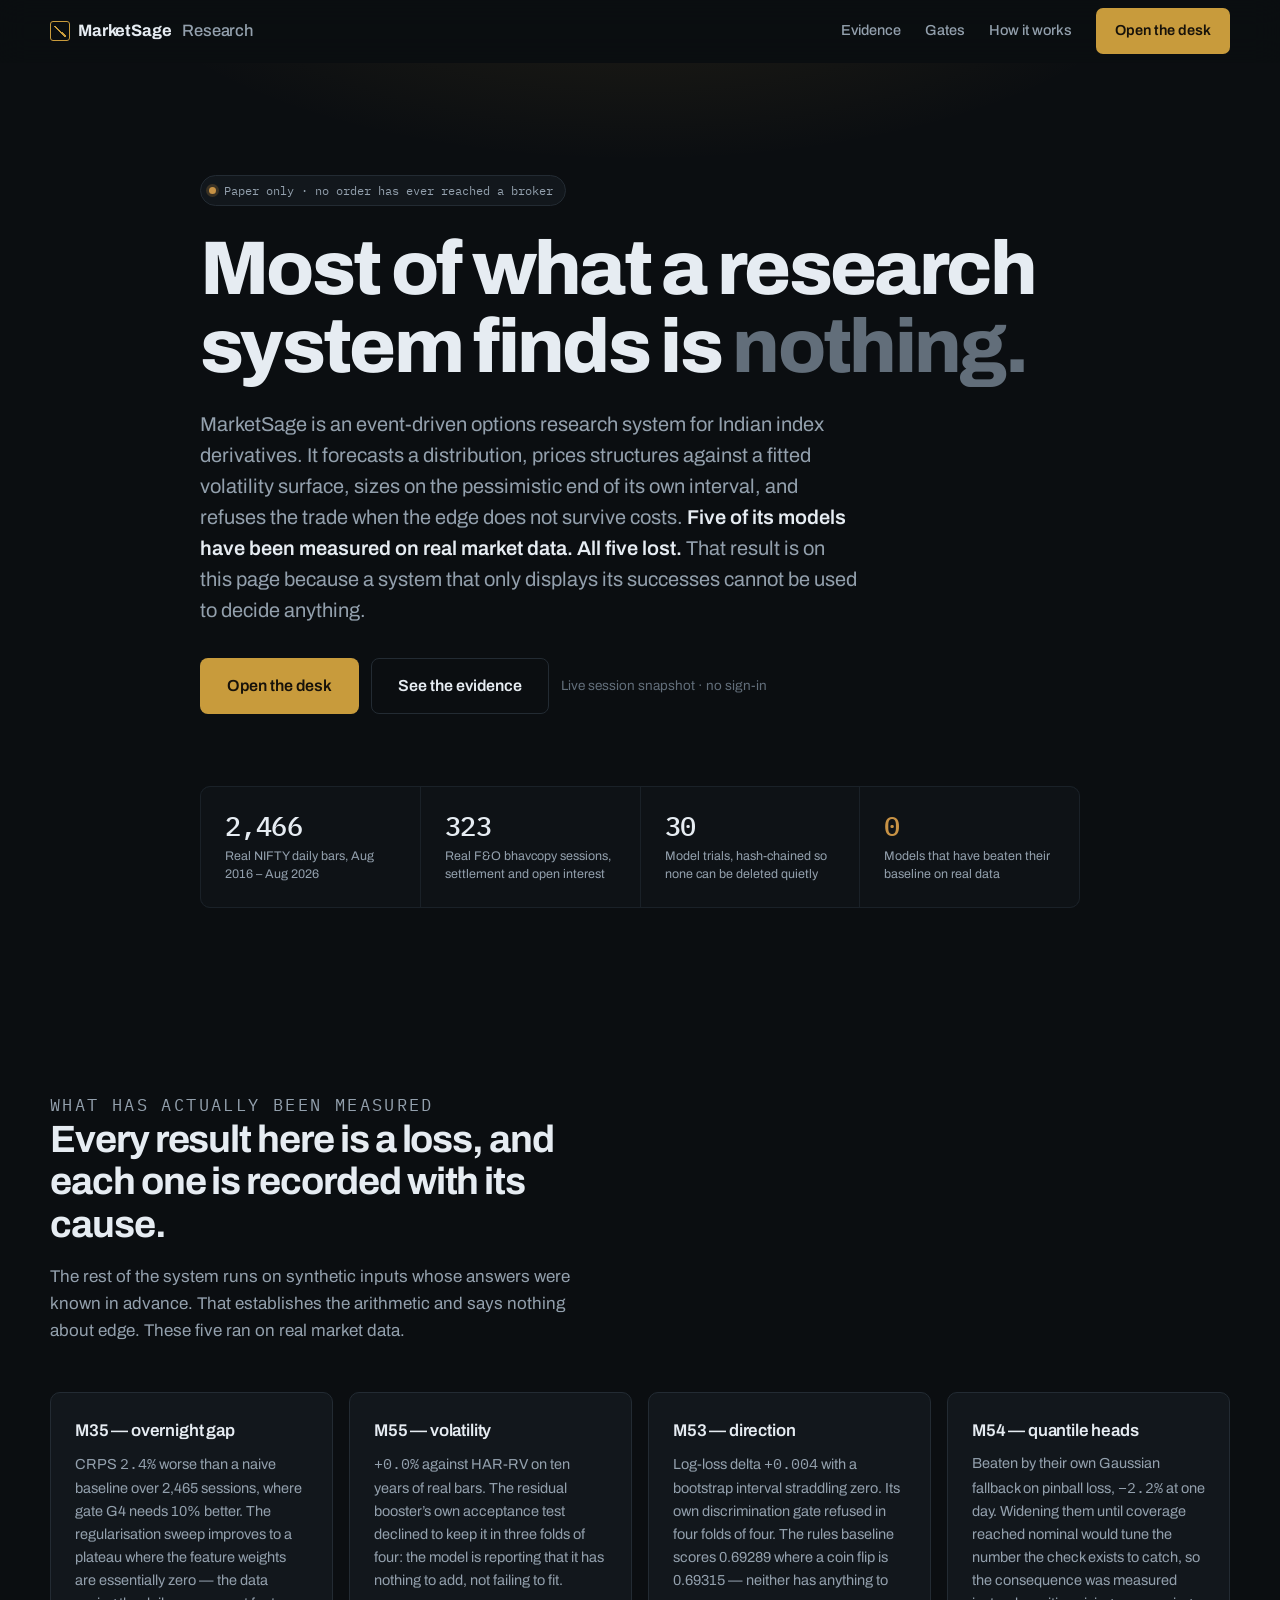
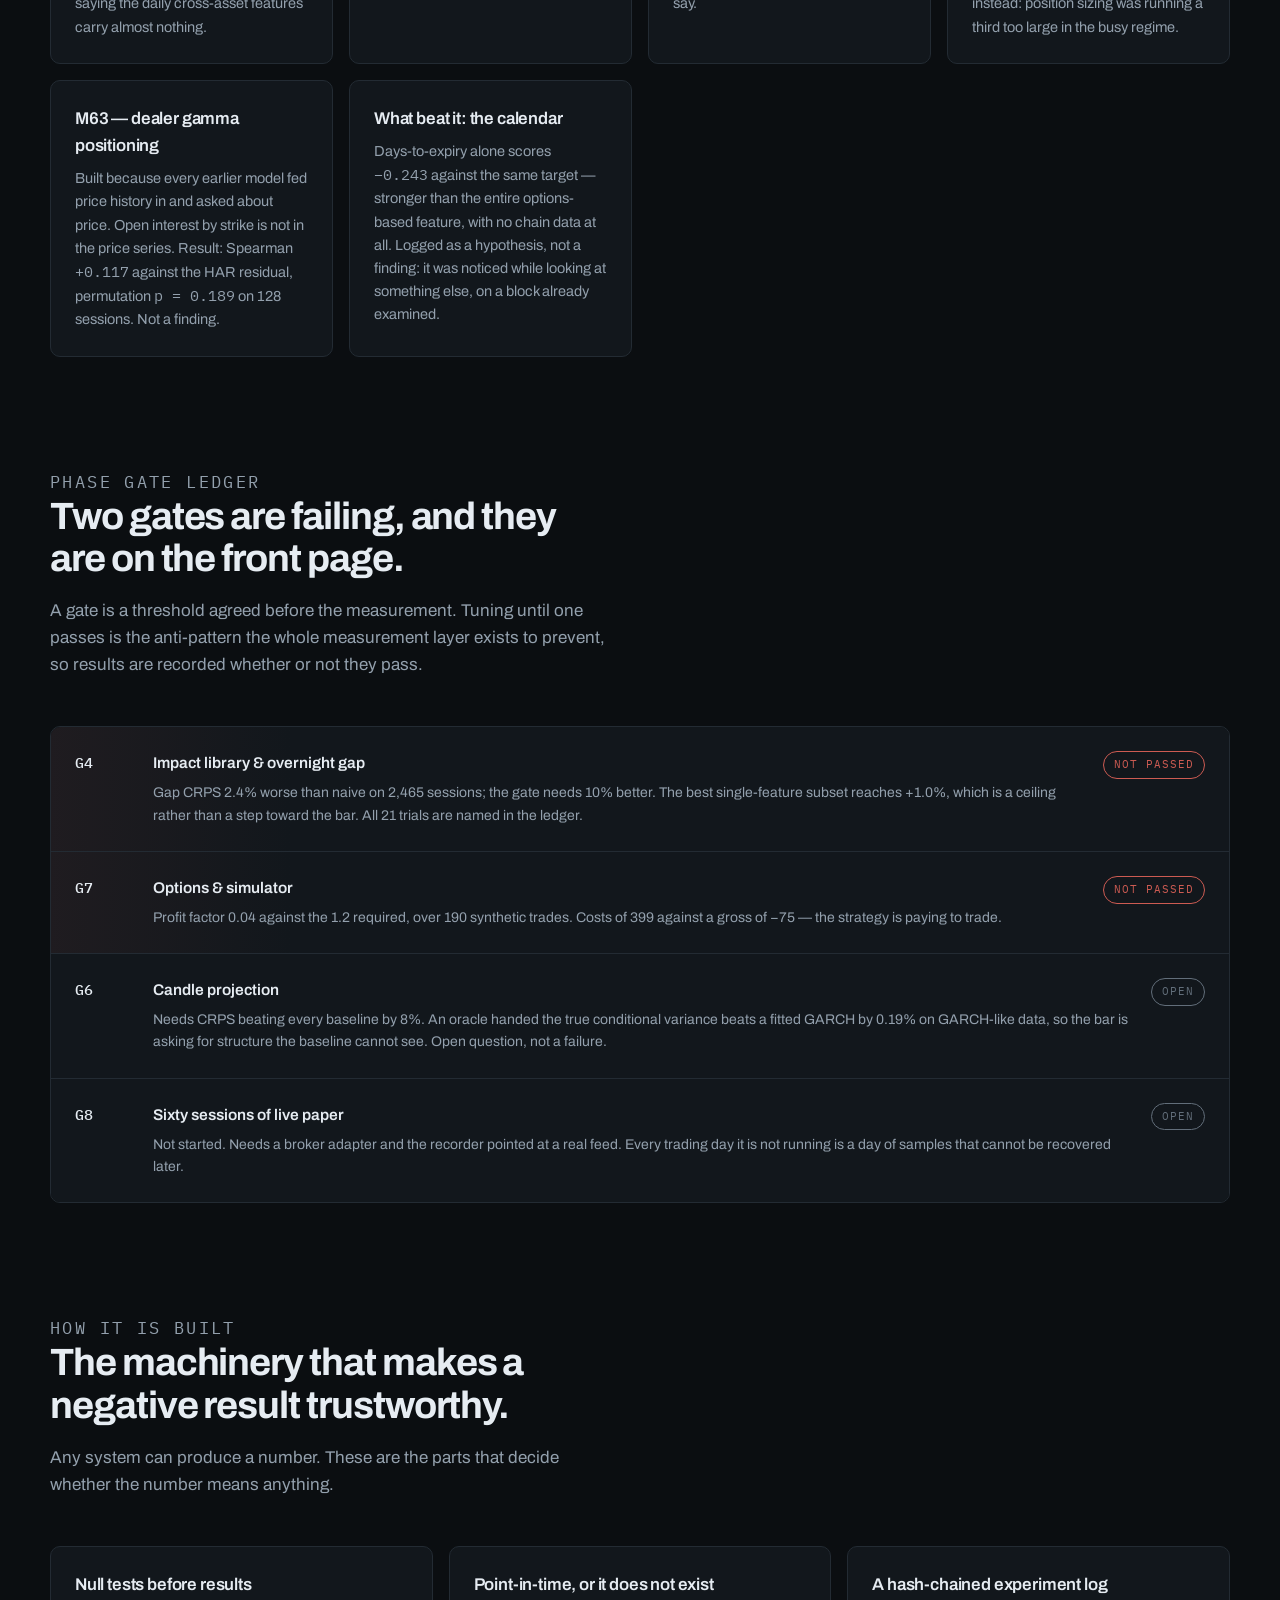
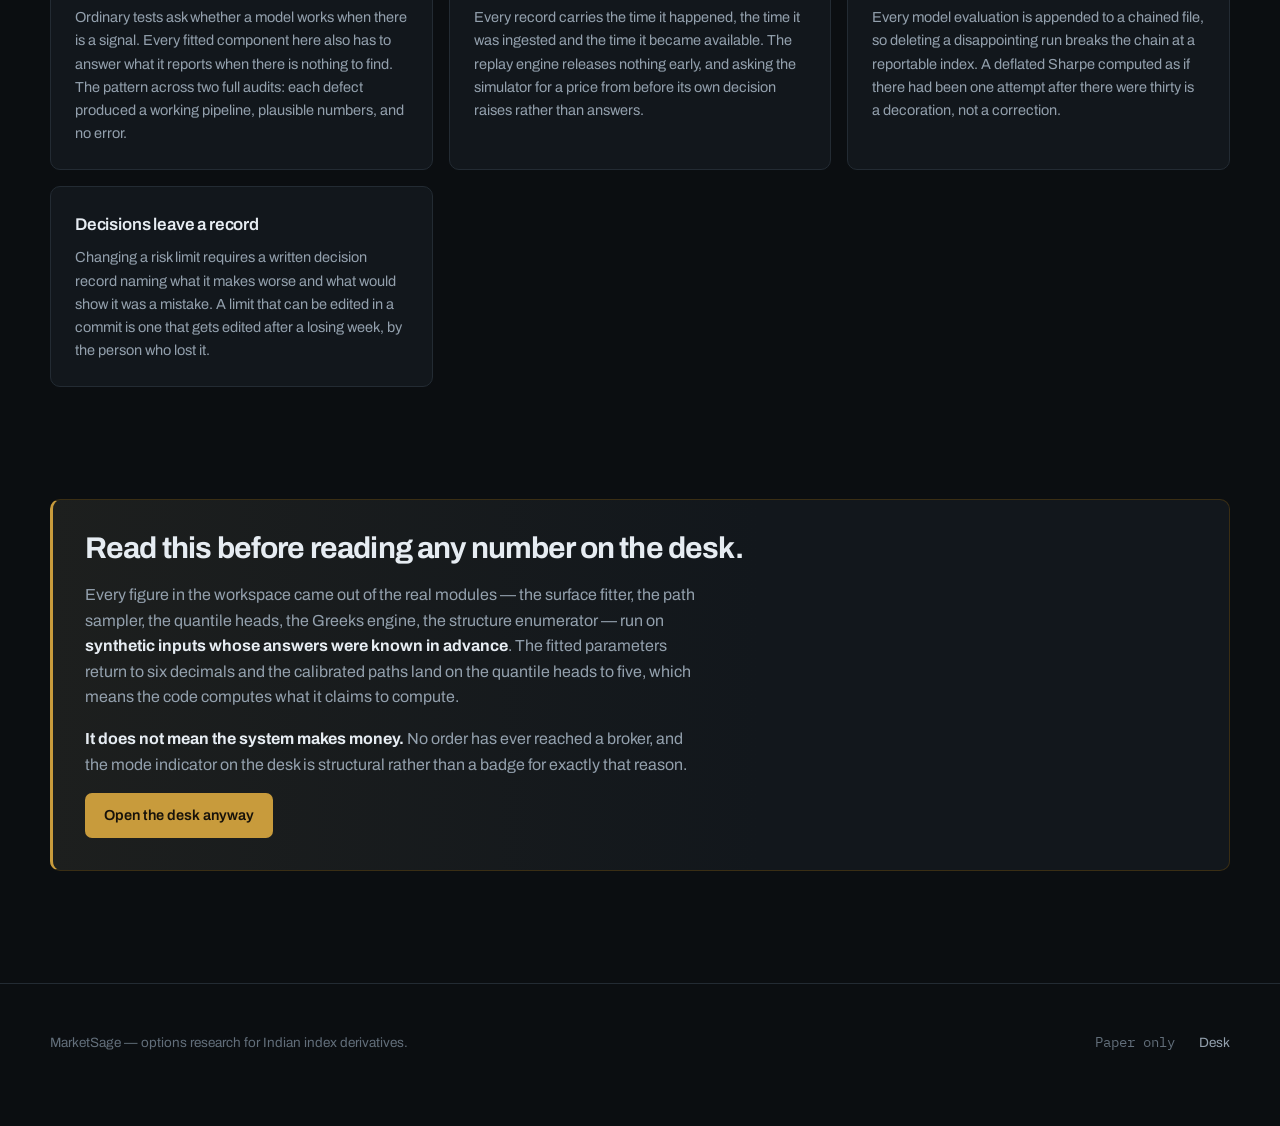
<file: services/dashboard/index.html>
<!doctype html>
<html lang="en" data-theme="dark">
<head>
<meta charset="utf-8">
<meta name="viewport" content="width=device-width, initial-scale=1">
<title>MarketSage — an options research system that reports what it found</title>
<meta name="description" content="An event-driven options research system for Indian index derivatives. Five models have been measured on real market data and all five lost. The gate ledger is on the front page.">
<link rel="preconnect" href="https://fonts.googleapis.com">
<link rel="preconnect" href="https://fonts.gstatic.com" crossorigin>
<link rel="stylesheet" href="https://fonts.googleapis.com/css2?family=Archivo:wght@400;500;600;700;800&family=IBM+Plex+Mono:wght@400;500&display=swap">
<link rel="stylesheet" href="site.css">
</head>
<body>

<nav class="nav" id="nav">
  <div class="shell nav-in">
    <a class="brand" href="./"><span class="glyph"></span>MarketSage&nbsp;<em>Research</em></a>
    <div class="nav-links">
      <a href="#evidence">Evidence</a>
      <a href="#gates">Gates</a>
      <a href="#how">How it works</a>
    </div>
    <a class="btn btn-primary" href="desk.html">Open the desk</a>
  </div>
</nav>

<header class="hero">
  <div class="shell hero-in">
    <span class="eyebrow"><span class="dot"></span> Paper only &middot; no order has ever reached a broker</span>

    <!-- No manual break: a hard <br> that reads well at one width reads badly
         at every other, and this one produced a three-line hero with an orphan. -->
    <h1>Most of what a research system finds is <span class="muted">nothing.</span></h1>

    <p class="lede">
      MarketSage is an event-driven options research system for Indian index
      derivatives. It forecasts a distribution, prices structures against a
      fitted volatility surface, sizes on the pessimistic end of its own
      interval, and refuses the trade when the edge does not survive costs.
      <strong>Five of its models have been measured on real market data. All
      five lost.</strong> That result is on this page because a system that
      only displays its successes cannot be used to decide anything.
    </p>

    <div class="cta">
      <a class="btn btn-primary btn-lg" href="desk.html">Open the desk</a>
      <a class="btn btn-ghost btn-lg" href="#evidence">See the evidence</a>
      <span class="note">Live session snapshot &middot; no sign-in</span>
    </div>

    <div class="stats">
      <div class="stat">
        <span class="n mono">2,466</span>
        <span class="k">Real NIFTY daily bars, Aug 2016 – Aug 2026</span>
      </div>
      <div class="stat">
        <span class="n mono">323</span>
        <span class="k">Real F&amp;O bhavcopy sessions, settlement and open interest</span>
      </div>
      <div class="stat">
        <span class="n mono">30</span>
        <span class="k">Model trials, hash-chained so none can be deleted quietly</span>
      </div>
      <div class="stat is-warn">
        <span class="n mono">0</span>
        <span class="k">Models that have beaten their baseline on real data</span>
      </div>
    </div>
  </div>
</header>

<section id="evidence">
  <div class="shell">
    <div class="sec-head">
      <p class="kicker">What has actually been measured</p>
      <h2>Every result here is a loss, and each one is recorded with its cause.</h2>
      <p>
        The rest of the system runs on synthetic inputs whose answers were known
        in advance. That establishes the arithmetic and says nothing about edge.
        These five ran on real market data.
      </p>
    </div>

    <div class="grid grid-3">
      <article class="card">
        <h3>M35 &mdash; overnight gap</h3>
        <p>
          CRPS <span class="mono">2.4%</span> worse than a naive baseline over
          2,465 sessions, where gate G4 needs 10% better. The regularisation
          sweep improves to a plateau where the feature weights are essentially
          zero &mdash; the data saying the daily cross-asset features carry
          almost nothing.
        </p>
      </article>

      <article class="card">
        <h3>M55 &mdash; volatility</h3>
        <p>
          <span class="mono">+0.0%</span> against HAR-RV on ten years of real
          bars. The residual booster&rsquo;s own acceptance test declined to
          keep it in three folds of four: the model is reporting that it has
          nothing to add, not failing to fit.
        </p>
      </article>

      <article class="card">
        <h3>M53 &mdash; direction</h3>
        <p>
          Log-loss delta <span class="mono">+0.004</span> with a bootstrap
          interval straddling zero. Its own discrimination gate refused in four
          folds of four. The rules baseline scores 0.69289 where a coin flip is
          0.69315 &mdash; neither has anything to say.
        </p>
      </article>

      <article class="card">
        <h3>M54 &mdash; quantile heads</h3>
        <p>
          Beaten by their own Gaussian fallback on pinball loss,
          <span class="mono">&minus;2.2%</span> at one day. Widening them until
          coverage reached nominal would tune the number the check exists to
          catch, so the consequence was measured instead: position sizing was
          running a third too large in the busy regime.
        </p>
      </article>

      <article class="card">
        <h3>M63 &mdash; dealer gamma positioning</h3>
        <p>
          Built because every earlier model fed price history in and asked about
          price. Open interest by strike is not in the price series. Result:
          Spearman <span class="mono">+0.117</span> against the HAR residual,
          permutation <span class="mono">p&nbsp;=&nbsp;0.189</span> on 128
          sessions. Not a finding.
        </p>
      </article>

      <article class="card">
        <h3>What beat it: the calendar</h3>
        <p>
          Days-to-expiry alone scores <span class="mono">&minus;0.243</span>
          against the same target &mdash; stronger than the entire options-based
          feature, with no chain data at all. Logged as a hypothesis, not a
          finding: it was noticed while looking at something else, on a block
          already examined.
        </p>
      </article>
    </div>
  </div>
</section>

<section id="gates">
  <div class="shell">
    <div class="sec-head">
      <p class="kicker">Phase gate ledger</p>
      <h2>Two gates are failing, and they are on the front page.</h2>
      <p>
        A gate is a threshold agreed before the measurement. Tuning until one
        passes is the anti-pattern the whole measurement layer exists to
        prevent, so results are recorded whether or not they pass.
      </p>
    </div>

    <div class="ledger">
      <div class="gate is-fail">
        <span class="id mono">G4</span>
        <div>
          <div class="name">Impact library &amp; overnight gap</div>
          <p class="why">
            Gap CRPS 2.4% worse than naive on 2,465 sessions; the gate needs 10%
            better. The best single-feature subset reaches +1.0%, which is a
            ceiling rather than a step toward the bar. All 21 trials are named
            in the ledger.
          </p>
        </div>
        <span class="pill fail">Not passed</span>
      </div>

      <div class="gate is-fail">
        <span class="id mono">G7</span>
        <div>
          <div class="name">Options &amp; simulator</div>
          <p class="why">
            Profit factor 0.04 against the 1.2 required, over 190 synthetic
            trades. Costs of 399 against a gross of &minus;75 &mdash; the
            strategy is paying to trade.
          </p>
        </div>
        <span class="pill fail">Not passed</span>
      </div>

      <div class="gate">
        <span class="id mono">G6</span>
        <div>
          <div class="name">Candle projection</div>
          <p class="why">
            Needs CRPS beating every baseline by 8%. An oracle handed the true
            conditional variance beats a fitted GARCH by 0.19% on GARCH-like
            data, so the bar is asking for structure the baseline cannot see.
            Open question, not a failure.
          </p>
        </div>
        <span class="pill open">Open</span>
      </div>

      <div class="gate">
        <span class="id mono">G8</span>
        <div>
          <div class="name">Sixty sessions of live paper</div>
          <p class="why">
            Not started. Needs a broker adapter and the recorder pointed at a
            real feed. Every trading day it is not running is a day of samples
            that cannot be recovered later.
          </p>
        </div>
        <span class="pill open">Open</span>
      </div>
    </div>
  </div>
</section>

<section id="how">
  <div class="shell">
    <div class="sec-head">
      <p class="kicker">How it is built</p>
      <h2>The machinery that makes a negative result trustworthy.</h2>
      <p>
        Any system can produce a number. These are the parts that decide whether
        the number means anything.
      </p>
    </div>

    <div class="grid grid-2">
      <article class="card">
        <h3>Null tests before results</h3>
        <p>
          Ordinary tests ask whether a model works when there is a signal. Every
          fitted component here also has to answer what it reports when there is
          nothing to find. The pattern across two full audits: each defect
          produced a working pipeline, plausible numbers, and no error.
        </p>
      </article>

      <article class="card">
        <h3>Point-in-time, or it does not exist</h3>
        <p>
          Every record carries the time it happened, the time it was ingested
          and the time it became available. The replay engine releases nothing
          early, and asking the simulator for a price from before its own
          decision raises rather than answers.
        </p>
      </article>

      <article class="card">
        <h3>A hash-chained experiment log</h3>
        <p>
          Every model evaluation is appended to a chained file, so deleting a
          disappointing run breaks the chain at a reportable index. A deflated
          Sharpe computed as if there had been one attempt after there were
          thirty is a decoration, not a correction.
        </p>
      </article>

      <article class="card">
        <h3>Decisions leave a record</h3>
        <p>
          Changing a risk limit requires a written decision record naming what
          it makes worse and what would show it was a mistake. A limit that can
          be edited in a commit is one that gets edited after a losing week, by
          the person who lost it.
        </p>
      </article>
    </div>
  </div>
</section>

<section>
  <div class="shell">
    <div class="callout">
      <h2>Read this before reading any number on the desk.</h2>
      <p>
        Every figure in the workspace came out of the real modules &mdash; the
        surface fitter, the path sampler, the quantile heads, the Greeks engine,
        the structure enumerator &mdash; run on <strong>synthetic inputs whose
        answers were known in advance</strong>. The fitted parameters return to
        six decimals and the calibrated paths land on the quantile heads to
        five, which means the code computes what it claims to compute.
      </p>
      <p>
        <strong>It does not mean the system makes money.</strong> No order has
        ever reached a broker, and the mode indicator on the desk is structural
        rather than a badge for exactly that reason.
      </p>
      <p>
        <a class="btn btn-primary" href="desk.html">Open the desk anyway</a>
      </p>
    </div>
  </div>
</section>

<footer>
  <div class="shell foot-in">
    <span>MarketSage &mdash; options research for Indian index derivatives.</span>
    <span class="grow mono">Paper only</span>
    <a href="desk.html">Desk</a>
  </div>
</footer>

<script>
  /* The nav gains its rule only once the page has moved, so the hero meets the
     top of the window without a line across it. */
  const nav = document.getElementById("nav");
  const onScroll = () => nav.dataset.scrolled = String(window.scrollY > 8);
  addEventListener("scroll", onScroll, { passive: true });
  onScroll();
</script>

</body>
</html>
</file>
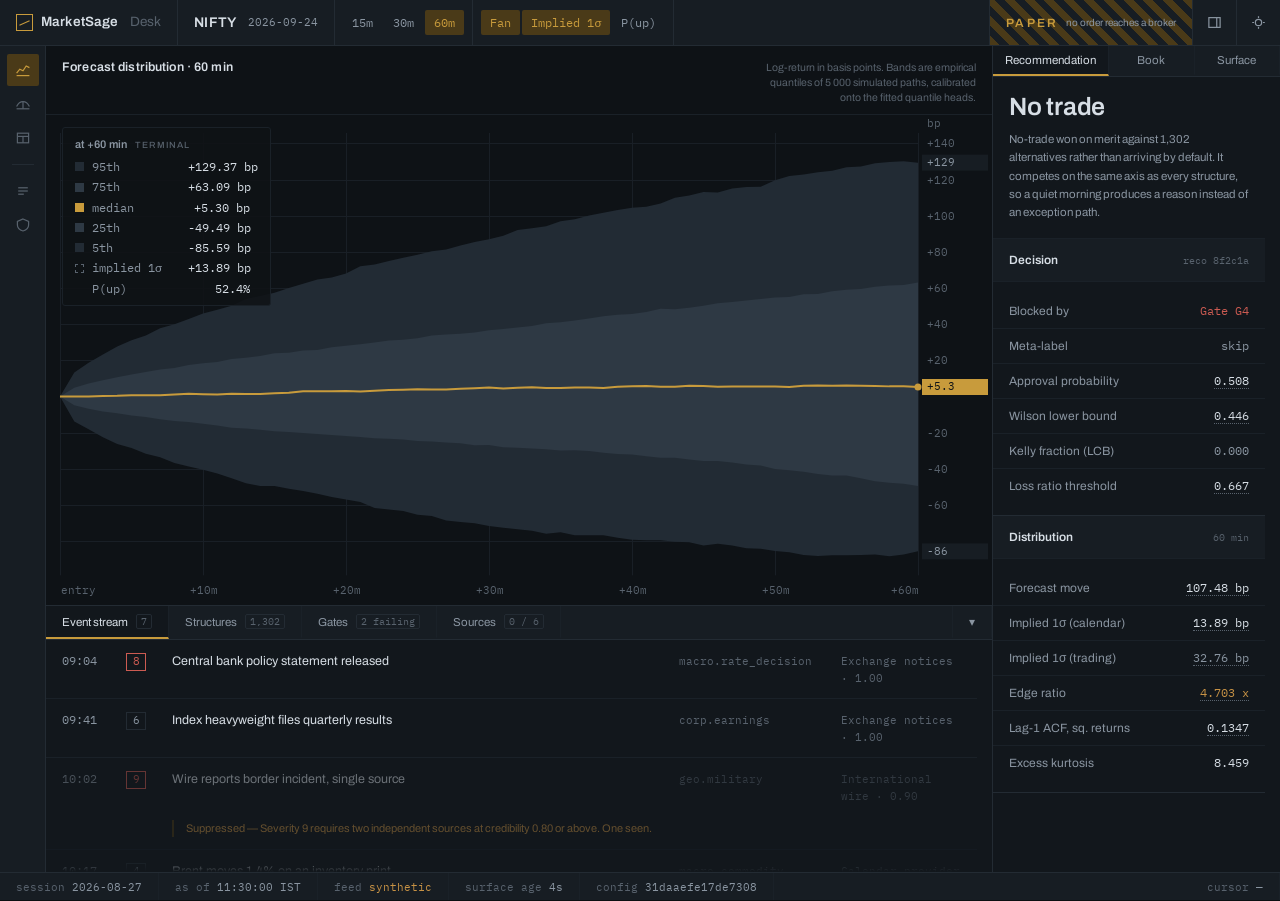
<file: services/dashboard/desk.html>
<!doctype html>
<html lang="en" data-theme="dark">
<head>
<meta charset="utf-8">
<meta name="viewport" content="width=device-width, initial-scale=1">
<title>Desk · MarketSage</title>
<link rel="preconnect" href="https://fonts.googleapis.com">
<link rel="preconnect" href="https://fonts.gstatic.com" crossorigin>
<link rel="stylesheet" href="https://fonts.googleapis.com/css2?family=Archivo:wght@400;500;600;700;800&family=IBM+Plex+Mono:wght@400;500&display=swap">
<link rel="stylesheet" href="app.css">
</head>
<body>

<div class="app">

  <!-- ── top bar ───────────────────────────────────────────────────── -->
  <header class="topbar">
    <!-- A link home. The desk used to be the only page, so the brand was inert; landing on a dense terminal with no way back out is its own fault. -->
    <a class="brand" href="index.html" title="Back to the overview"><span class="glyph"></span>MarketSage&nbsp;<em>Desk</em></a>

    <div class="symbol">
      <span class="tick" id="sym">NIFTY</span>
      <span class="exp" id="exp">24 SEP 26</span>
    </div>

    <div class="seg" role="group" aria-label="Forecast horizon">
      <button data-h="15">15m</button>
      <button data-h="30">30m</button>
      <button data-h="60" aria-pressed="true">60m</button>
    </div>

    <div class="seg" role="group" aria-label="Chart series">
      <button data-series="fan" aria-pressed="true">Fan</button>
      <button data-series="implied" aria-pressed="true">Implied 1&sigma;</button>
      <button data-series="pup" aria-pressed="false">P(up)</button>
    </div>

    <div class="grow"></div>

    <div class="mode-chip">
      <b>PAPER</b>
      <span>no order reaches a broker</span>
    </div>

    <button class="iconbtn" id="toggle-side" title="Toggle side panel" aria-label="Toggle side panel">
      <svg viewBox="0 0 20 20"><rect x="2.5" y="3.5" width="15" height="13"/><line x1="13" y1="3.5" x2="13" y2="16.5"/></svg>
    </button>
    <button class="iconbtn" id="toggle-theme" title="Toggle theme" aria-label="Toggle theme">
      <svg viewBox="0 0 20 20"><circle cx="10" cy="10" r="4.2"/><line x1="10" y1="1.6" x2="10" y2="4"/><line x1="10" y1="16" x2="10" y2="18.4"/><line x1="1.6" y1="10" x2="4" y2="10"/><line x1="16" y1="10" x2="18.4" y2="10"/></svg>
    </button>
  </header>

  <!-- ── body ──────────────────────────────────────────────────────── -->
  <div class="body" id="body">

    <nav class="rail" aria-label="Workspace">
      <button aria-pressed="true" title="Forecast" aria-label="Forecast">
        <svg viewBox="0 0 20 20"><path d="M2 14 L6 9 L10 11 L14 5 L18 7"/><path d="M2 17 L18 17"/></svg>
      </button>
      <button title="Surface" aria-label="Surface">
        <svg viewBox="0 0 20 20"><path d="M2 13 C6 5, 14 5, 18 13"/><line x1="2" y1="16" x2="18" y2="16"/><line x1="10" y1="7" x2="10" y2="16"/></svg>
      </button>
      <button title="Book" aria-label="Book">
        <svg viewBox="0 0 20 20"><rect x="3" y="4" width="14" height="12"/><line x1="3" y1="8" x2="17" y2="8"/><line x1="10" y1="8" x2="10" y2="16"/></svg>
      </button>
      <div class="sep"></div>
      <button title="Events" aria-label="Events">
        <svg viewBox="0 0 20 20"><line x1="4" y1="6" x2="16" y2="6"/><line x1="4" y1="10" x2="16" y2="10"/><line x1="4" y1="14" x2="11" y2="14"/></svg>
      </button>
      <button title="Risk gates" aria-label="Risk gates">
        <svg viewBox="0 0 20 20"><path d="M10 2.5 L17 5.5 V10 C17 14, 13.5 16.5, 10 17.5 C6.5 16.5, 3 14, 3 10 V5.5 Z"/></svg>
      </button>
    </nav>

    <!-- ── workspace ───────────────────────────────────────────────── -->
    <main class="workspace">

      <section class="chart-panel">
        <!-- The note used to float over the canvas at top right, which is the
             same gutter the price scale draws into; the two overlapped. It is
             a header row now, so neither can reach the other. -->
        <header class="chart-head">
          <h2 class="chart-title">Forecast distribution &middot; 60 min</h2>
          <p class="chart-note">
            Log-return in basis points. Bands are empirical quantiles of
            5&nbsp;000 simulated paths, calibrated onto the fitted quantile heads.
          </p>
        </header>

        <div class="chart-well">
          <canvas id="chart"></canvas>
          <div class="legend" id="legend"></div>
        </div>
      </section>

      <!-- ── bottom drawer ─────────────────────────────────────────── -->
      <section class="drawer" id="drawer">
        <div class="tabs" role="tablist">
          <button role="tab" aria-selected="true" data-pane="events">
            Event stream <span class="count" id="cnt-events">7</span>
          </button>
          <button role="tab" aria-selected="false" data-pane="structures">
            Structures <span class="count" id="cnt-str">1 302</span>
          </button>
          <button role="tab" aria-selected="false" data-pane="gates">
            Gates <span class="count" id="cnt-gates">2 failing</span>
          </button>
          <button role="tab" aria-selected="false" data-pane="sources">
            Sources <span class="count" id="cnt-src">0 / 6</span>
          </button>
          <div class="grow"></div>
          <button id="toggle-drawer" title="Collapse panel" aria-label="Collapse panel"
                  style="border-left:1px solid var(--line-soft)">&#9662;</button>
        </div>

        <div class="drawer-body">
          <div class="pane" data-pane="events" data-active>
            <div id="events"></div>
            <div class="prose">
              Four of the seven were suppressed and all four stay on the list. A stream
              that only shows what was acted on cannot answer the question somebody
              actually asks after a bad day, which is what the system saw and decided
              against.
            </div>
          </div>

          <div class="pane" data-pane="structures">
            <table>
              <thead><tr>
                <th>Structure</th><th>Legs</th><th>Debit</th><th>Crossing</th><th>Max&nbsp;+</th><th>Max&nbsp;&minus;</th>
              </tr></thead>
              <tbody id="structures"></tbody>
            </table>
            <div class="prose">
              1&nbsp;342 candidates enumerated, <b>40 dropped on crossing cost</b> — each
              of them passing every per-leg liquidity filter. Crossing cost compounds with
              leg count: four legs is a round trip across four spreads, and on a condor
              whose maximum profit is the credit received that can exceed everything the
              structure could ever make.
            </div>
          </div>

          <div class="pane" data-pane="gates">
            <div class="gates" id="gates"></div>
            <div class="prose">
              Every figure in this workspace was computed by the pipeline in this
              repository on <b>synthetic inputs whose answers were known in advance</b>.
              That establishes the arithmetic and says nothing about edge. Five
              components have ever consumed real market data, and exactly one
              <b>model</b> has been measured on it: the overnight gap forecaster, on
              2,465 sessions of free daily bars, where it lost to a naive baseline by
              2.4%.
            </div>
          </div>

          <div class="pane" data-pane="sources">
            <table>
              <thead><tr>
                <th>Source</th><th>Tier</th><th>Credibility</th><th>Directional</th><th>Terms</th><th>State</th>
              </tr></thead>
              <tbody id="sources"></tbody>
            </table>
            <div class="prose">
              Every source is disabled pending its terms review, and that is the
              configured state rather than a fault. A source below 0.50 credibility may
              raise an alert and may <b>never</b> open a position on its own — the rule is
              enforced in the config loader and again in the code that reads it.
            </div>
          </div>
        </div>
      </section>
    </main>

    <!-- ── side panel ──────────────────────────────────────────────── -->
    <aside class="side">
      <div class="tabs" role="tablist">
        <button role="tab" aria-selected="true" data-side="reco">Recommendation</button>
        <button role="tab" aria-selected="false" data-side="book">Book</button>
        <button role="tab" aria-selected="false" data-side="surface">Surface</button>
      </div>

      <div class="side-body">
        <div class="pane" data-side="reco" data-active>
          <div class="verdict">
            <div class="v" id="verdict">No trade</div>
            <p id="verdict-why"></p>
          </div>
          <div class="block">
            <div class="block-head"><h3>Decision</h3><span class="meta" id="reco-id"></span></div>
            <div class="block-body"><table><tbody id="reco"></tbody></table></div>
          </div>
          <div class="block">
            <div class="block-head"><h3>Distribution</h3><span class="meta">60 min</span></div>
            <div class="block-body"><table><tbody id="dist"></tbody></table></div>
          </div>
        </div>

        <div class="pane" data-side="book">
          <div class="block">
            <div class="block-head"><h3>Aggregate</h3><span class="meta" id="book-sub"></span></div>
            <div class="block-body"><table><tbody id="greeks"></tbody></table></div>
          </div>
          <div class="block">
            <div class="block-head"><h3>Legs</h3><span class="meta">smile vs Black-76</span></div>
            <div class="block-body">
              <table>
                <thead><tr><th>Leg</th><th>IV</th><th>Price</th><th>&Delta;</th><th>&Delta;<sub>b76</sub></th></tr></thead>
                <tbody id="legs"></tbody>
              </table>
            </div>
          </div>
          <div class="prose">
            Hedging on the Black-76 delta leaves this book short by
            <span class="mono">5.47</span> units of forward, in the same direction every
            day. It presents as slippage.
          </div>
        </div>

        <div class="pane" data-side="surface">
          <div class="block">
            <div class="block-head"><h3>Fitted slice</h3><span class="meta">T = 0.0767</span></div>
            <div class="block-body"><table><tbody id="surface"></tbody></table></div>
          </div>
          <div class="block">
            <div class="block-head"><h3>SVI parameters</h3><span class="meta">stored, not derived</span></div>
            <div class="block-body"><table><tbody id="svi"></tbody></table></div>
          </div>
          <div class="prose">
            Parameters are what gets stored; level, slope and curvature are derived from
            them. Storing the derived features instead would make a past surface
            impossible to re-price from, and rebuilding a past recommendation is the
            point.
          </div>
        </div>
      </div>
    </aside>
  </div>

  <!-- ── status bar ────────────────────────────────────────────────── -->
  <footer class="status">
    <div><span class="k">session</span> 2026-08-27</div>
    <div><span class="k">as of</span> 11:30:00 IST</div>
    <div><span class="k">feed</span> <span class="warn">synthetic</span></div>
    <div><span class="k">surface age</span> 4s</div>
    <div><span class="k">config</span> 31daaefe17de7308</div>
    <div class="grow"></div>
    <div id="cursor-readout"><span class="k">cursor</span> &mdash;</div>
  </footer>
</div>

<div id="tip" role="tooltip"></div>

<script src="data.js"></script>
<script src="app.js"></script>
</body>
</html>
</file>
<file: services/dashboard/site.css>
/* MarketSage — the front door.
 *
 * The workspace at desk.html is a dense instrument panel and should stay that
 * way. This page is the other thing: the surface somebody lands on with no
 * context, which needs air, hierarchy and a sentence that says what they are
 * looking at before it shows them a number.
 *
 * It shares the desk's palette so the two do not feel like different products,
 * but it does not share its density. Nothing outside the token block declares
 * a raw colour.
 */

:root {
  --bg:        #0B0E11;
  --bg-2:      #0E1216;
  --panel:     #12171C;
  --panel-2:   #171D23;
  --line:      #232B33;
  --line-soft: #1A2128;

  --fg:        #E6ECF2;
  --fg-dim:    #93A0AD;
  --fg-faint:  #626E7A;

  --accent:    #C89B3C;
  --accent-2:  #E4BC63;
  --accent-dim:#3A2E14;

  --pos:       #4FA97C;
  --neg:       #CC5B52;
  --warn:      #C79245;

  --s1: 4px; --s2: 8px; --s3: 12px; --s4: 16px;
  --s5: 24px; --s6: 32px; --s7: 48px; --s8: 72px; --s9: 112px;

  --mono: "IBM Plex Mono", ui-monospace, "SF Mono", Menlo, monospace;
  --sans: "Archivo", -apple-system, "Segoe UI", Roboto, sans-serif;

  --shell: 1180px;
  --radius: 10px;
}

* { box-sizing: border-box; }

html { scroll-behavior: smooth; }
@media (prefers-reduced-motion: reduce) { html { scroll-behavior: auto; } }

body {
  margin: 0;
  background: var(--bg);
  color: var(--fg);
  font-family: var(--sans);
  font-size: 16px;
  line-height: 1.6;
  -webkit-font-smoothing: antialiased;
  text-rendering: optimizeLegibility;
}

a { color: inherit; }
.mono { font-family: var(--mono); font-variant-numeric: tabular-nums; }

:focus-visible { outline: 2px solid var(--accent); outline-offset: 3px; border-radius: 2px; }

.shell { width: min(100% - var(--s6), var(--shell)); margin-inline: auto; }

/* ── nav ─────────────────────────────────────────────────────────────── */
.nav {
  position: sticky; top: 0; z-index: 40;
  background: color-mix(in srgb, var(--bg) 86%, transparent);
  backdrop-filter: blur(14px);
  border-bottom: 1px solid transparent;
  transition: border-color .2s, background .2s;
}
.nav[data-scrolled="true"] { border-bottom-color: var(--line); }
.nav-in {
  display: flex; align-items: center; gap: var(--s5);
  height: 62px;
}
.brand {
  display: flex; align-items: center; gap: var(--s2);
  font-weight: 700; font-size: 16.5px; letter-spacing: -.01em;
  text-decoration: none; margin-right: auto;
}
.brand .glyph {
  width: 20px; height: 20px; flex: none; position: relative;
  border: 1.6px solid var(--accent); border-radius: 3px;
}
.brand .glyph::after {
  content: ""; position: absolute; inset: 4px 3px 3px 3px;
  background: linear-gradient(to top right, transparent 46%, var(--accent) 46% 56%, transparent 56%);
}
.brand em { font-style: normal; color: var(--fg-dim); font-weight: 500; }

.nav-links { display: flex; gap: var(--s5); align-items: center; }
.nav-links a {
  text-decoration: none; color: var(--fg-dim);
  font-size: 14.5px; font-weight: 500;
  transition: color .15s;
}
.nav-links a:hover { color: var(--fg); }

.btn {
  display: inline-flex; align-items: center; gap: var(--s2);
  padding: 10px 18px; border-radius: 7px;
  font-family: var(--sans); font-size: 14.5px; font-weight: 600;
  text-decoration: none; border: 1px solid transparent;
  cursor: pointer; white-space: nowrap;
  transition: transform .12s, background .15s, border-color .15s;
}
.btn:active { transform: translateY(1px); }
.btn-primary { background: var(--accent); color: #17120A; }
.btn-primary:hover { background: var(--accent-2); }
.btn-ghost { border-color: var(--line); color: var(--fg); }
.btn-ghost:hover { border-color: var(--fg-faint); background: var(--panel); }
.btn-lg { padding: 14px 26px; font-size: 16px; border-radius: 8px; }

/* ── hero ────────────────────────────────────────────────────────────── */
.hero { position: relative; padding: var(--s9) 0 var(--s8); overflow: hidden; }
.hero::before {
  content: ""; position: absolute; inset: -40% 0 auto 0; height: 620px;
  background:
    radial-gradient(60% 50% at 50% 40%, color-mix(in srgb, var(--accent) 13%, transparent), transparent 70%);
  pointer-events: none;
}
.hero-in { position: relative; max-width: 880px; }

.eyebrow {
  display: inline-flex; align-items: center; gap: var(--s2);
  padding: 5px 12px 5px 8px; margin-bottom: var(--s5);
  border: 1px solid var(--line); border-radius: 999px;
  background: var(--panel);
  font-family: var(--mono); font-size: 12px; color: var(--fg-dim);
}
.eyebrow .dot {
  width: 7px; height: 7px; border-radius: 50%; background: var(--warn);
  box-shadow: 0 0 0 3px color-mix(in srgb, var(--warn) 22%, transparent);
}

h1 {
  margin: 0 0 var(--s5);
  font-size: clamp(38px, 6.4vw, 76px);
  line-height: 1.02;
  letter-spacing: -.035em;
  font-weight: 800;
}
h1 .muted { color: var(--fg-faint); }

.lede {
  margin: 0 0 var(--s6);
  max-width: 60ch;
  font-size: clamp(17px, 2.1vw, 20px);
  line-height: 1.55;
  color: var(--fg-dim);
}
.lede strong { color: var(--fg); font-weight: 600; }

.cta { display: flex; flex-wrap: wrap; gap: var(--s3); align-items: center; }
.cta .note { font-size: 13.5px; color: var(--fg-faint); }

/* ── stat strip ──────────────────────────────────────────────────────── */
.stats {
  display: grid; gap: 1px;
  grid-template-columns: repeat(auto-fit, minmax(190px, 1fr));
  margin-top: var(--s8);
  background: var(--line-soft);
  border: 1px solid var(--line-soft);
  border-radius: var(--radius);
  overflow: hidden;
}
.stat { background: var(--bg-2); padding: var(--s5); }
.stat .n {
  display: block; font-family: var(--mono); font-size: 27px;
  font-weight: 500; letter-spacing: -.02em; line-height: 1.1;
}
.stat .k {
  display: block; margin-top: 6px;
  font-size: 12.5px; color: var(--fg-dim); line-height: 1.45;
}
.stat.is-warn .n { color: var(--warn); }

/* ── sections ────────────────────────────────────────────────────────── */
section { padding: var(--s9) 0; }
section + section { padding-top: 0; }

.sec-head { max-width: 62ch; margin-bottom: var(--s7); }
.kicker {
  font-family: var(--mono); font-size: 12px; letter-spacing: .14em;
  text-transform: uppercase; color: var(--accent); margin: 0 0 var(--s3);
}
h2 {
  margin: 0 0 var(--s4);
  font-size: clamp(26px, 3.4vw, 38px);
  line-height: 1.12; letter-spacing: -.028em; font-weight: 700;
}
.sec-head p { margin: 0; color: var(--fg-dim); font-size: 17px; }

/* ── cards ───────────────────────────────────────────────────────────── */
.grid { display: grid; gap: var(--s4); }
.grid-3 { grid-template-columns: repeat(auto-fit, minmax(280px, 1fr)); }
.grid-2 { grid-template-columns: repeat(auto-fit, minmax(330px, 1fr)); }

.card {
  background: var(--panel);
  border: 1px solid var(--line);
  border-radius: var(--radius);
  padding: var(--s5);
}
.card h3 {
  margin: 0 0 var(--s2);
  font-size: 17px; font-weight: 600; letter-spacing: -.01em;
}
.card p { margin: 0; color: var(--fg-dim); font-size: 14.5px; line-height: 1.6; }
.card p + p { margin-top: var(--s3); }

/* ── gate ledger ─────────────────────────────────────────────────────── */
.ledger { border: 1px solid var(--line); border-radius: var(--radius); overflow: hidden; }
.gate {
  display: grid;
  grid-template-columns: 62px 1fr auto;
  gap: var(--s4);
  align-items: start;
  padding: var(--s5);
  background: var(--panel);
  border-top: 1px solid var(--line);
}
.gate:first-child { border-top: 0; }
.gate .id { font-family: var(--mono); font-size: 15px; font-weight: 500; }
.gate .name { font-weight: 600; font-size: 15.5px; }
.gate .why {
  margin: 6px 0 0; color: var(--fg-dim);
  font-size: 14px; line-height: 1.6;
}
.pill {
  font-family: var(--mono); font-size: 11px; letter-spacing: .09em;
  text-transform: uppercase; padding: 4px 10px; border-radius: 999px;
  border: 1px solid currentColor; white-space: nowrap;
}
.pill.fail { color: var(--neg); }
.pill.open { color: var(--fg-faint); }
.gate.is-fail { background: linear-gradient(90deg, color-mix(in srgb, var(--neg) 7%, var(--panel)), var(--panel) 240px); }

/* ── honesty callout ─────────────────────────────────────────────────── */
.callout {
  border: 1px solid var(--accent-dim);
  border-left: 3px solid var(--accent);
  border-radius: var(--radius);
  background: linear-gradient(90deg, color-mix(in srgb, var(--accent) 6%, var(--panel)), var(--panel) 60%);
  padding: var(--s6);
}
.callout h2 { font-size: clamp(22px, 2.8vw, 30px); }
.callout p { color: var(--fg-dim); font-size: 16px; margin: 0 0 var(--s4); max-width: 68ch; }
.callout p:last-child { margin-bottom: 0; }
.callout strong { color: var(--fg); }

/* ── footer ──────────────────────────────────────────────────────────── */
footer {
  border-top: 1px solid var(--line);
  padding: var(--s7) 0 var(--s8);
  color: var(--fg-faint); font-size: 13.5px;
}
.foot-in { display: flex; flex-wrap: wrap; gap: var(--s5); align-items: baseline; }
.foot-in .grow { margin-left: auto; }
footer a { color: var(--fg-dim); text-decoration: none; }
footer a:hover { color: var(--fg); text-decoration: underline; }

/* ── narrow ──────────────────────────────────────────────────────────── */
@media (max-width: 820px) {
  :root { --s9: 68px; --s8: 52px; }
  .nav-links { display: none; }
  .gate { grid-template-columns: 52px 1fr; }
  .gate .pill { grid-column: 2; justify-self: start; margin-top: var(--s2); }
}
@media (max-width: 520px) {
  .shell { width: calc(100% - var(--s4) * 2); }
  .cta .btn { width: 100%; justify-content: center; }
}
</file>
<file: services/dashboard/app.css>
/* MarketSage Desk — application shell.
 *
 * Dark-first: this is a screen somebody keeps open through a session, next to
 * a broker terminal. The light palette is defined too, and both resolve as
 * complete sets so nothing renders one theme's text on the other's ground.
 *
 * Nothing outside the token blocks declares a raw colour.
 */

/* ── tokens ─────────────────────────────────────────────────────────── */
:root {
  --bg:        #0B0E11;   /* the deepest ground - behind everything */
  --panel:     #12171C;   /* every surface that holds content */
  --panel-2:   #171D23;   /* raised: headers, toolbars, active tabs */
  --sunk:      #0E1216;   /* recessed: chart well, input fields */
  --line:      #232B33;   /* structural divisions */
  --line-soft: #1A2128;   /* divisions inside a panel */

  --fg:        #D7DEE5;
  --fg-dim:    #8A95A1;
  --fg-faint:  #58626D;

  --accent:    #C89B3C;   /* brass. The median line, focus, PAPER, active tab */
  --accent-dim:#4A3A18;

  --pos:       #4FA97C;
  --neg:       #CC5B52;
  --warn:      #C79245;

  --band-outer:#222B34;   /* 5-95 */
  --band-inner:#2E3944;   /* 25-75 */
  --grid:      #191F26;
  --crosshair: #55606B;

  --s1: 4px; --s2: 8px; --s3: 12px; --s4: 16px;

  --topbar-h: 46px;
  --status-h: 28px;
  --rail-w:   46px;
  --side-w:   316px;
  --drawer-h: 232px;

  --mono: "IBM Plex Mono", ui-monospace, "SF Mono", Menlo, monospace;
  --sans: "Archivo", -apple-system, "Segoe UI", Roboto, sans-serif;
}

:root[data-theme="light"] {
  --bg:        #E9ECEF;
  --panel:     #FFFFFF;
  --panel-2:   #F4F6F8;
  --sunk:      #FBFCFD;
  --line:      #D2D8DE;
  --line-soft: #E5E9ED;

  --fg:        #10161C;
  --fg-dim:    #59636E;
  --fg-faint:  #8B95A0;

  --accent:    #8F6C1B;
  --accent-dim:#EDE1C5;

  --pos:       #2F7A54;
  --neg:       #AC443B;
  --warn:      #8A6420;

  --band-outer:#CFD7DE;
  --band-inner:#B4C0CB;
  --grid:      #E3E7EB;
  --crosshair: #97A1AB;
}

/* ── base ───────────────────────────────────────────────────────────── */
* { box-sizing: border-box; }

html, body {
  height: 100%;
  margin: 0;
  overflow: hidden;                 /* the app manages its own scrolling */
}

body {
  background: var(--bg);
  color: var(--fg);
  font-family: var(--sans);
  font-size: 13px;
  line-height: 1.5;
  -webkit-font-smoothing: antialiased;
}

.mono { font-family: var(--mono); font-variant-numeric: tabular-nums; }
.pos  { color: var(--pos); }
.neg  { color: var(--neg); }
.dim  { color: var(--fg-dim); }
.warn { color: var(--warn); }

.lbl {
  font-size: 9.5px;
  font-weight: 500;
  letter-spacing: .12em;
  text-transform: uppercase;
  color: var(--fg-faint);
}

::-webkit-scrollbar { width: 10px; height: 10px; }
::-webkit-scrollbar-track { background: transparent; }
::-webkit-scrollbar-thumb { background: var(--line); border: 3px solid var(--panel); border-radius: 6px; }
::-webkit-scrollbar-thumb:hover { background: var(--fg-faint); }

:focus-visible { outline: 2px solid var(--accent); outline-offset: -2px; }

/* ── app skeleton ───────────────────────────────────────────────────── */
.app {
  display: grid;
  grid-template-rows: var(--topbar-h) 1fr var(--status-h);
  height: 100vh;
}

/* ── top bar ────────────────────────────────────────────────────────── */
.topbar {
  display: flex;
  align-items: stretch;
  background: var(--panel-2);
  border-bottom: 1px solid var(--line);
  /* At 860px the instrument date wrapped onto a second line and pushed the
     bar taller than --topbar-h, which the app grid does not allow for. It
     scrolls sideways instead; the PAPER chip is pinned so the one element the
     spec calls unmissable cannot be the thing that scrolls out of sight. */
  overflow-x: auto;
  overflow-y: hidden;
  scrollbar-width: none;
}
.topbar::-webkit-scrollbar { height: 0; }
.topbar > * { flex: none; }

.brand {
  display: flex;
  align-items: center;
  text-decoration: none;
  color: inherit;
  gap: var(--s2);
  padding: 0 var(--s4);
  border-right: 1px solid var(--line);
  font-weight: 600;
  font-size: 13.5px;
  letter-spacing: .01em;
  white-space: nowrap;
}
.brand .glyph {
  width: 17px; height: 17px;
  border: 1.5px solid var(--accent);
  position: relative;
}
.brand .glyph::after {
  content: "";
  position: absolute;
  left: 2px; right: 2px; top: 50%;
  border-top: 1.5px solid var(--accent);
  transform: translateY(-50%) rotate(-24deg);
}
.brand em { font-style: normal; color: var(--fg-faint); font-weight: 400; }

.symbol {
  display: flex;
  align-items: center;
  gap: var(--s3);
  padding: 0 var(--s4);
  border-right: 1px solid var(--line);
}
.symbol .tick { font-size: 14px; font-weight: 600; letter-spacing: .02em; }
.symbol .exp  { font-size: 11px; color: var(--fg-dim); font-family: var(--mono); }

.seg { display: flex; align-items: center; padding: 0 var(--s2); border-right: 1px solid var(--line); gap: 2px; }
.seg button {
  background: transparent;
  border: 0;
  color: var(--fg-dim);
  font-family: var(--mono);
  font-size: 11.5px;
  padding: 5px 9px;
  cursor: pointer;
  border-radius: 2px;
}
.seg button:hover { background: var(--panel); color: var(--fg); }
.seg button[aria-pressed="true"] { background: var(--accent-dim); color: var(--accent); }

.topbar .grow { flex: 1; }

.mode-chip {
  display: flex;
  align-items: center;
  gap: var(--s2);
  padding: 0 var(--s4);
  border-left: 1px solid var(--line);
  background: repeating-linear-gradient(45deg, var(--accent-dim) 0 7px, transparent 7px 14px);
}
.mode-chip b {
  font-size: 12px; font-weight: 600; letter-spacing: .18em; color: var(--accent);
}
.mode-chip span { font-size: 10px; color: var(--fg-dim); max-width: 128px; line-height: 1.3; }

.iconbtn {
  background: transparent; border: 0; border-left: 1px solid var(--line);
  color: var(--fg-dim); cursor: pointer;
  width: 44px; display: grid; place-items: center;
}
.iconbtn:hover { background: var(--panel); color: var(--fg); }
.iconbtn svg { width: 15px; height: 15px; fill: none; stroke: currentColor; stroke-width: 1.6; }

/* ── body: rail | workspace | side ──────────────────────────────────── */
.body {
  display: grid;
  grid-template-columns: var(--rail-w) minmax(0, 1fr) var(--side-w);
  min-height: 0;
}
.body.side-collapsed { grid-template-columns: var(--rail-w) minmax(0, 1fr) 0; }

.rail {
  background: var(--panel-2);
  border-right: 1px solid var(--line);
  display: flex;
  flex-direction: column;
  align-items: center;
  padding-top: var(--s2);
  gap: 2px;
}
.rail button {
  width: 32px; height: 32px;
  background: transparent; border: 0; border-radius: 2px;
  color: var(--fg-faint); cursor: pointer;
  display: grid; place-items: center;
}
.rail button:hover { background: var(--panel); color: var(--fg); }
.rail button[aria-pressed="true"] { background: var(--accent-dim); color: var(--accent); }
.rail svg { width: 16px; height: 16px; fill: none; stroke: currentColor; stroke-width: 1.5; }
.rail .sep { width: 22px; height: 1px; background: var(--line); margin: var(--s2) 0; }

/* ── workspace ──────────────────────────────────────────────────────── */
.workspace {
  display: grid;
  grid-template-rows: minmax(0, 1fr) auto;
  min-width: 0;
  /* `min-height: 0` has to be on every step of the chain, not only the leaf.
     A grid item defaults to `min-height: auto` and refuses to shrink below its
     content. The drawer is a fixed body plus a tab strip, so on a short window
     this column ran past its 1fr track and the last event row ended up
     underneath the status bar. `.body` already had this; `.workspace` did not,
     and the symptom shows up at the bottom of the deepest child. */
  min-height: 0;
  background: var(--panel);
}

/* chart panel: a header row, then the plot.
   The note used to be absolutely positioned over the canvas at top right,
   which is the same gutter the price scale draws its labels into. Giving it a
   row of its own is the fix - no z-order or padding trick keeps two things
   out of each other's way as reliably as not putting them in the same box. */
.chart-panel {
  display: grid;
  grid-template-rows: auto minmax(0, 1fr);
  min-height: 0;
  background: var(--sunk);
}

.chart-head {
  display: flex; align-items: baseline; gap: var(--s4);
  padding: var(--s3) var(--s4) var(--s2);
  border-bottom: 1px solid var(--line-soft);
}
.chart-title {
  margin: 0; flex: none;
  font-family: var(--sans); font-size: 12.5px; font-weight: 600;
  color: var(--fg); letter-spacing: .01em;
}
.chart-note {
  margin: 0 0 0 auto; max-width: 46ch; text-align: right;
  font-size: 10.5px; line-height: 1.45; color: var(--fg-faint);
}

/* `overflow: hidden` is not cosmetic here. resize() floors the canvas at 220px
   tall, so whenever this box is shorter than that the canvas is larger than
   its container - and with no clip it painted straight over the drawer, which
   is what the reflowed layout was doing at 1100px. Clip it, and separately
   stop the box getting that short (see the narrow section). */
.chart-well { position: relative; min-height: 0; overflow: hidden; background: var(--sunk); }
#chart { display: block; width: 100%; height: 100%; cursor: crosshair; }

.legend {
  position: absolute; top: var(--s3); left: var(--s4);
  display: flex; flex-direction: column; gap: 3px;
  pointer-events: none;
  font-family: var(--mono); font-size: 11.5px;
  background: color-mix(in srgb, var(--sunk) 86%, transparent);
  padding: var(--s2) var(--s3);
  border: 1px solid var(--line-soft);
  border-radius: 3px;
}
.legend-at {
  display: flex; align-items: baseline; gap: var(--s2);
  font-family: var(--sans); font-size: 11px; font-weight: 600;
  color: var(--fg-dim); letter-spacing: .02em; margin-bottom: 3px;
}
.legend-hint {
  font-size: 9px; font-weight: 500; letter-spacing: .1em;
  text-transform: uppercase; color: var(--fg-faint);
}
.legend .row { display: flex; align-items: center; gap: var(--s2); color: var(--fg-dim); }
.legend .swatch { width: 9px; height: 9px; flex: none; }
.legend .v { color: var(--fg); min-width: 62px; text-align: right; }
.legend .k { min-width: 88px; }

/* ── bottom drawer ──────────────────────────────────────────────────── */
.drawer { border-top: 1px solid var(--line); background: var(--panel); }
.drawer.collapsed .drawer-body { display: none; }

.tabs {
  display: flex; align-items: stretch;
  background: var(--panel-2); border-bottom: 1px solid var(--line);
}
.tabs button {
  background: transparent; border: 0;
  border-right: 1px solid var(--line-soft);
  border-bottom: 2px solid transparent;
  color: var(--fg-dim); font-family: var(--sans); font-size: 11.5px;
  padding: var(--s2) var(--s4); cursor: pointer;
  display: flex; align-items: center; gap: var(--s2);
}
.tabs button:hover { color: var(--fg); background: var(--panel); }
.tabs button[aria-selected="true"] {
  color: var(--fg); background: var(--panel); border-bottom-color: var(--accent);
}
.tabs .count {
  font-family: var(--mono); font-size: 10px; color: var(--fg-faint);
  border: 1px solid var(--line); padding: 0 4px; border-radius: 2px;
}
.tabs .grow { flex: 1; border-right: 0; }

/* A ceiling as well as a height: it still asks for --drawer-h, but on a short
   window it yields to the chart instead of pushing itself off the bottom. */
.drawer-body {
  height: var(--drawer-h); max-height: 38vh; overflow-y: auto;
  /* Without this the last row is sliced mid-glyph flush against the status
     bar, which reads as a rendering fault rather than as "scroll for more". */
  padding-bottom: var(--s2);
  scrollbar-gutter: stable;
}
/* A scroll container with a hard edge gives no sign that it has more in it.
   The fade is the cue, and it is drawn on the container rather than added as
   an element so it cannot end up in the tab order or under the pointer. */
.drawer-body,
.side-body {
  -webkit-mask-image: linear-gradient(to bottom, #000 calc(100% - 18px), transparent);
          mask-image: linear-gradient(to bottom, #000 calc(100% - 18px), transparent);
}
.drawer-body:not(:hover),
.side-body:not(:hover) { scrollbar-color: var(--line) transparent; }
.pane { display: none; }
.pane[data-active] { display: block; }

/* ── side panel ─────────────────────────────────────────────────────── */
.side {
  background: var(--panel);
  border-left: 1px solid var(--line);
  display: flex; flex-direction: column;
  min-width: 0; overflow: hidden;
}
.body.side-collapsed .side { display: none; }

.side .tabs button { flex: 1; justify-content: center; border-right: 1px solid var(--line-soft); }
/* Three equal tabs stop fitting once the panel is full width but the window is
   narrow; "Surface" was being clipped rather than wrapped. */
.side .tabs { overflow-x: auto; scrollbar-width: none; }
.side .tabs::-webkit-scrollbar { height: 0; }
.side .tabs button { min-width: max-content; padding-inline: var(--s3); }
.side-body { flex: 1; overflow-y: auto; padding-bottom: var(--s3); scrollbar-gutter: stable; }

.block { border-bottom: 1px solid var(--line); }
.block-head {
  display: flex; align-items: baseline; gap: var(--s3);
  padding: var(--s3) var(--s4);
  border-bottom: 1px solid var(--line-soft);
  background: var(--panel-2);
}
.block-head h3 { margin: 0; font-size: 12px; font-weight: 600; }
.block-head .meta { margin-left: auto; font-family: var(--mono); font-size: 10px; color: var(--fg-faint); }
.block-body { padding: var(--s3) 0; }

.verdict {
  padding: var(--s4);
  border-bottom: 1px solid var(--line-soft);
}
.verdict .v { font-size: 25px; font-weight: 600; letter-spacing: -.01em; line-height: 1.15; }
.verdict p { margin: var(--s2) 0 0; font-size: 11.5px; color: var(--fg-dim); line-height: 1.6; }

/* ── tables ─────────────────────────────────────────────────────────── */
table { border-collapse: collapse; width: 100%; font-size: 12px; }
thead th {
  position: sticky; top: 0; z-index: 1;
  text-align: right; padding: var(--s2) var(--s3);
  font-size: 9.5px; font-weight: 500; letter-spacing: .11em; text-transform: uppercase;
  color: var(--fg-faint); background: var(--panel-2);
  border-bottom: 1px solid var(--line); white-space: nowrap;
}
th:first-child, td:first-child { text-align: left; padding-left: var(--s4); }
th:last-child,  td:last-child  { padding-right: var(--s4); }
td {
  padding: var(--s2) var(--s3); text-align: right;
  border-bottom: 1px solid var(--line-soft);
  font-family: var(--mono); font-variant-numeric: tabular-nums;
}
td.name { font-family: var(--sans); color: var(--fg-dim); }
td.wrap { font-family: var(--sans); text-align: left; white-space: normal; line-height: 1.5; }
tbody tr:last-child td { border-bottom: 0; }
tbody tr:hover td { background: var(--panel-2); }

/* ── event rows ─────────────────────────────────────────────────────── */
.ev {
  display: grid; grid-template-columns: 52px 34px 1fr 150px 120px;
  gap: var(--s3); align-items: baseline;
  padding: var(--s3) var(--s4);
  border-bottom: 1px solid var(--line-soft);
}
.ev:hover { background: var(--panel-2); }
.ev .t { font-family: var(--mono); font-size: 11.5px; color: var(--fg-dim); }
.ev .h { font-size: 12.5px; }
.ev .cls, .ev .src { font-family: var(--mono); font-size: 11px; color: var(--fg-faint); }
.ev.muted { opacity: .45; }
.ev .why {
  grid-column: 3 / -1; margin-top: var(--s1);
  font-size: 11px; color: var(--warn); line-height: 1.5;
  padding-left: var(--s3); border-left: 2px solid var(--accent-dim);
}
.sev {
  display: inline-block; min-width: 20px; text-align: center;
  font-family: var(--mono); font-size: 10.5px; padding: 0 3px;
  border: 1px solid var(--line); color: var(--fg-dim);
}
.sev.hi { border-color: var(--neg); color: var(--neg); }

/* ── gate cards ─────────────────────────────────────────────────────── */
.gates { display: grid; grid-template-columns: repeat(auto-fit, minmax(268px, 1fr)); }
.gate { padding: var(--s4); border-right: 1px solid var(--line-soft); border-bottom: 1px solid var(--line-soft); }
.gate .row { display: flex; align-items: center; gap: var(--s2); }
.gate .st {
  font-family: var(--mono); font-size: 10px; letter-spacing: .08em;
  padding: 1px 5px; border: 1px solid currentColor;
}
.st.fail { color: var(--neg); } .st.pass { color: var(--pos); } .st.open { color: var(--fg-faint); }
.gate strong { font-size: 13px; }
.gate p { margin: var(--s2) 0 0; font-size: 11.5px; color: var(--fg-dim); line-height: 1.6; }

/* ── prose blocks inside panes ──────────────────────────────────────── */
.prose {
  padding: var(--s4); font-size: 11.5px; color: var(--fg-dim);
  line-height: 1.7; max-width: 78ch; border-top: 1px solid var(--line-soft);
}
.prose b { color: var(--warn); font-weight: 500; }
.prose .mono { color: var(--fg); font-size: 11.5px; }

/* ── status bar ─────────────────────────────────────────────────────── */
.status {
  display: flex; align-items: center;
  background: var(--panel-2); border-top: 1px solid var(--line);
  font-family: var(--mono); font-size: 11px; color: var(--fg-dim);
}
.status div { padding: 0 var(--s4); border-right: 1px solid var(--line-soft); line-height: var(--status-h); white-space: nowrap; }
.status .grow { flex: 1; border-right: 0; }
.status .k { color: var(--fg-faint); }

/* ── tooltip ────────────────────────────────────────────────────────── */
.q { border-bottom: 1px dotted var(--fg-faint); cursor: help; }
#tip {
  position: fixed; z-index: 90; max-width: 320px;
  padding: var(--s3); background: var(--panel-2);
  border: 1px solid var(--accent);
  font-size: 11.5px; line-height: 1.6; color: var(--fg);
  pointer-events: none; opacity: 0; transition: opacity .1s;
}
#tip .lbl { display: block; margin-bottom: var(--s1); }
@media (prefers-reduced-motion: reduce) { #tip { transition: none; } }

/* ── narrow ─────────────────────────────────────────────────────────────
   The previous rule had one breakpoint and it `display: none`d the side
   panel. That panel holds the recommendation - the verdict, what blocked it,
   and the Kelly fraction - which is the single thing somebody opens this
   screen to read. Deleting it below 1080px meant every laptop in a portrait
   split, and every tablet, got a chart and no answer.

   It moves rather than disappears. Nothing here removes information; it only
   re-flows and, at the smallest sizes, drops decoration. */

@media (max-width: 1400px) {
  :root { --side-w: 288px; }
  .chart-note { max-width: 38ch; }
}

/* Below this the three columns stop fitting side by side, so the side panel
   becomes a row beneath the chart and keeps its tabs. */
@media (max-width: 1120px) {
  .body,
  .body.side-collapsed { grid-template-columns: var(--rail-w) minmax(0, 1fr); }
  /* Stacked, this stops being a "fill the viewport" layout and becomes a
     document. Sizing it with 1fr tracks was the mistake: a chart panel with a
     minimum taller than its own track simply overflows and paints across
     whatever is beneath it, which is how it came to cover the drawer's tab
     strip. Everything here is `auto` with explicit heights, and the column
     scrolls when the total will not fit. A readable chart below the fold beats
     an unreadable one above it. */
  .body {
    grid-template-areas: "rail work" "rail side";
    /* `max-content`, not `auto`. Measured in the browser rather than reasoned
       about: with `auto auto` in a container of definite height the two rows
       came back 322.556px and 323.444px - an even split of the 646px available,
       not their content heights - and `align-content: start` did not change it.
       The workspace then held 543px of content in a 323px track and painted the
       difference straight across the panel below. `max-content` sizes each row
       to what is in it, the column overflows honestly, and `overflow-y` turns
       that into a scroll. */
    grid-template-rows: max-content max-content;
    align-content: start;
    overflow-y: auto;
  }
  .rail { grid-area: rail; }
  /* `.workspace` needs converting too, not just `.body`. A `minmax(0, 1fr)`
     track inside an auto-height parent resolves to zero, so the fixed-height
     chart panel overflowed it and painted over the drawer - the same fault as
     the row above, one level down. Every ancestor in a stacked layout has to
     stop using fill semantics, or the innermost one silently keeps them. */
  .workspace { grid-area: work; grid-template-rows: max-content max-content; align-content: start; }
  .chart-panel { height: 340px; overflow: hidden; }
  .side {
    grid-area: side; display: flex;
    border-left: 0; border-top: 1px solid var(--line);
  }
  .side-body { max-height: 320px; }
  .body.side-collapsed .side { display: none; }
  :root { --drawer-h: 168px; }
  .drawer-body { max-height: none; }
}

/* Phone and small tablet: the icon rail turns into a strip along the bottom,
   the chart note folds under the title, and the drawer gets a floor so it
   cannot be squeezed to a single row. */
@media (max-width: 760px) {
  .app { grid-template-rows: var(--topbar-h) minmax(0, 1fr) auto; }
  .body,
  .body.side-collapsed {
    grid-template-columns: minmax(0, 1fr);
    /* The rail is navigation. Putting it last meant scrolling past the whole
       page to reach it, so it sits directly under the toolbar instead. */
    grid-template-areas: "rail" "work" "side";
    grid-template-rows: max-content max-content max-content;
    align-content: start;
  }
  .workspace { grid-template-rows: max-content max-content; align-content: start; }
  .chart-panel { height: 300px; }
  .side-body { max-height: 280px; }
  .rail {
    flex-direction: row; justify-content: flex-start;
    border-right: 0; border-top: 1px solid var(--line);
    overflow-x: auto;
  }
  .rail .sep { width: 1px; height: 22px; margin: 0 var(--s2); }
  .chart-head { flex-direction: column; align-items: flex-start; gap: var(--s1); }
  .chart-note { margin-left: 0; text-align: left; max-width: none; }
  .legend { font-size: 10.5px; }
  .side { max-height: 52vh; }
  /* Wrapping this to two lines made it grow into the panel above it. It
     scrolls sideways instead, so its height stays exactly --status-h and the
     app grid keeps working. The session and mode fields are first, which are
     the ones that must be readable without scrolling. */
  .status { overflow-x: auto; scrollbar-width: none; }
  .status::-webkit-scrollbar { height: 0; }
  .status > * { flex: none; }
  .status .grow { flex: 1 0 auto; }
  :root { --drawer-h: 200px; }
}

/* The event row drops its source column before it drops the reason a row was
   suppressed. The reason is the part that cannot be reconstructed later. */
@media (max-width: 900px) {
  .ev { grid-template-columns: 52px 34px 1fr; }
  .ev .src { display: none; }
}
</file>
